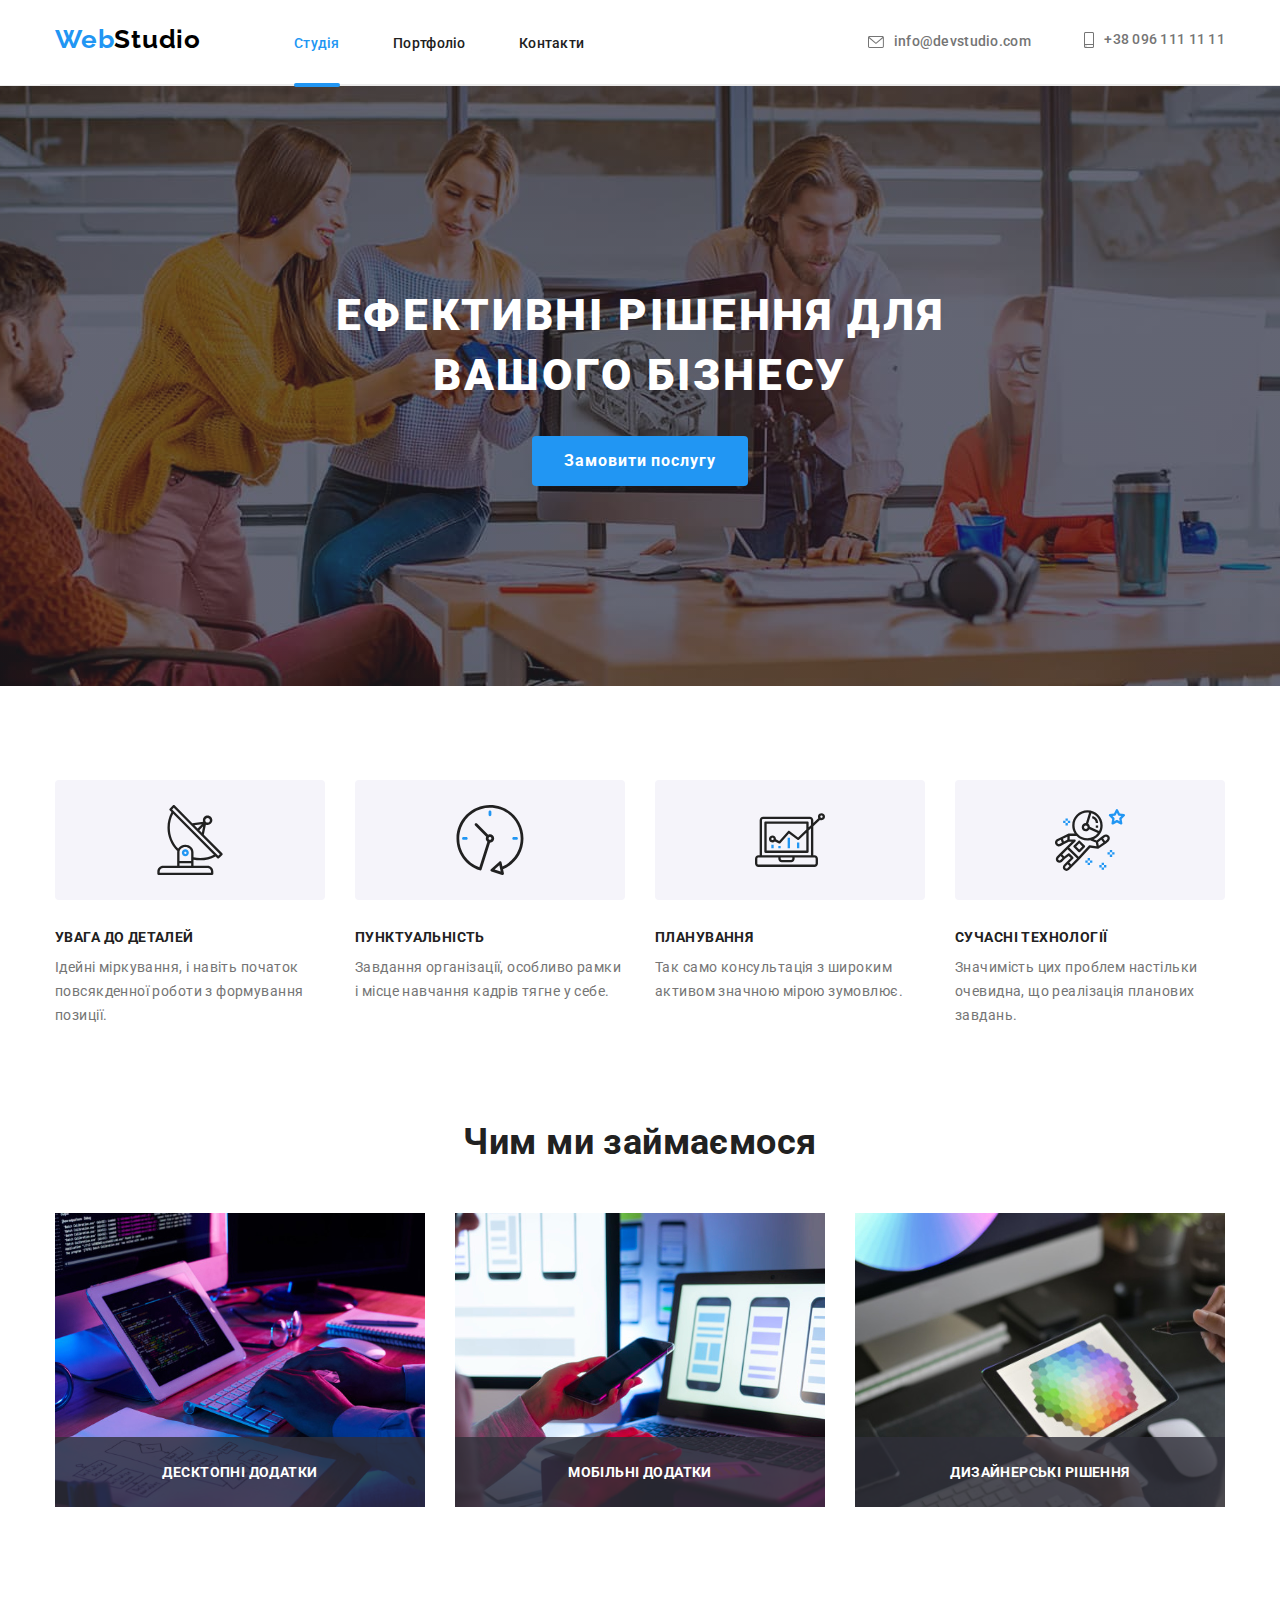
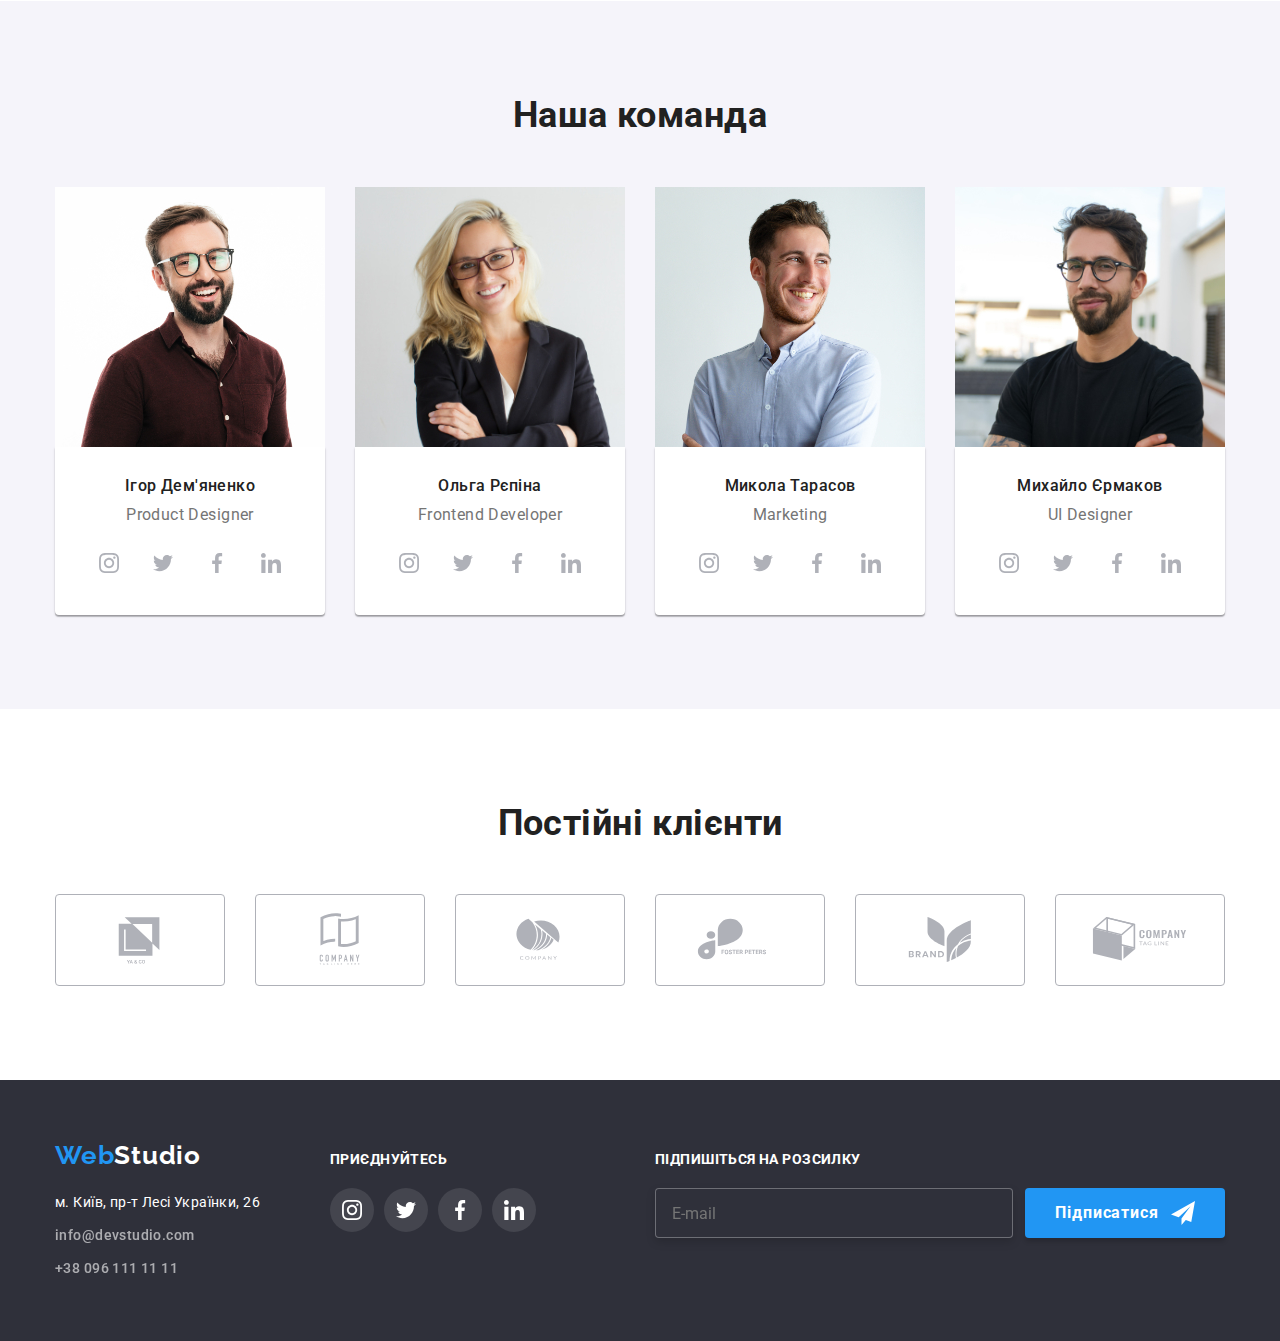
<file: index.html>
<!DOCTYPE html>
<html lang="uk">
  <head>
    <meta charset="UTF-8" />
    <meta http-equiv="X-UA-Compatible" content="IE=edge" />
    <meta name="viewport" content="width=device-width, initial-scale=1.0" />
    <link rel="preconnect" href="https://fonts.googleapis.com" />
    <link rel="preconnect" href="https://fonts.gstatic.com" crossorigin />
    <link
      href="https://fonts.googleapis.com/css2?family=Raleway:wght@700&family=Roboto:wght@400;500;700;900&display=swap"
      rel="stylesheet"
    />
    <link
      rel="stylesheet"
      href="https://cdnjs.cloudflare.com/ajax/libs/modern-normalize/1.1.0/modern-normalize.min.css"
    />
    <link rel="stylesheet" href="css/main.min.css" />
    <!-- <link rel="stylesheet" href="css/styles.css" /> -->
    <title>Document</title>
  </head>
  <body>
    <!--Шапка сайта-->

    <header class="header">
      <div class="container header">
        <a class="logo logo--right" href="./index.html"
          >Web<span class="logo--black">Studio</span></a
        >
        <nav class="nav">
          <ul class="nav-list">
            <li class="nav-item">
              <a href="./index.html" class="nav-list__link--current">Студія</a>
            </li>
            <li class="nav-item">
              <a href="./portfolio.html" class="nav-list__link">Портфоліо</a>
            </li>
            <li class="nav-item">
              <a href="" class="nav-list__link">Контакти</a>
            </li>
          </ul>
        </nav>
        <ul class="nav-list">
          <li class="nav-item">
            <a class="nav-list__contact" href="mailto:info@devstudio.com">
              <svg class="icon envelope">
                <use href="./images/symbol-defs.svg#envelope"></use>
              </svg>
              info@devstudio.com</a
            >
          </li>
          <li class="nav-item">
            <a class="nav-list__contact" href="tel:+380961111111">
              <svg class="icon smartphone">
                <use href="./images/symbol-defs.svg#smartphone"></use>
              </svg>
              +38 096 111 11 11</a
            >
          </li>
        </ul>
      </div>
    </header>

    <!--Герой-->
    <main>
      <section class="hero">
        <div class="container">
          <h1 class="hero-title">
            Ефективні рішення для<br />
            вашого бізнесу
          </h1>
          <button data-modal-open class="btn" type="button">
            Замовити послугу
          </button>
        </div>
      </section>
      <!--Особливості-->
      <section class="section special">
        <div class="container">
          <h2 hidden>Особливості</h2>
          <ul class="wwd">
            <li class="list">
              <div class="features-icon">
                <svg class="icon">
                  <use href="./images/symbol-defs.svg#antenna"></use>
                </svg>
              </div>
              <h3 class="specialities">УВАГА ДО ДЕТАЛЕЙ</h3>
              <p class="paragraph-title">
                Ідейні міркування, і навіть початок повсякденної роботи з
                формування позиції.
              </p>
            </li>
            <li class="list">
              <div class="features-icon">
                <svg class="icon">
                  <use href="./images/symbol-defs.svg#clock"></use>
                </svg>
              </div>
              <h3 class="specialities">ПУНКТУАЛЬНІСТЬ</h3>
              <p class="paragraph-title">
                Завдання організації, особливо рамки і місце навчання кадрів
                тягне у себе.
              </p>
            </li>
            <li class="list">
              <div class="features-icon">
                <svg class="icon">
                  <use href="./images/symbol-defs.svg#diagram"></use>
                </svg>
              </div>
              <h3 class="specialities">ПЛАНУВАННЯ</h3>
              <p class="paragraph-title">
                Так само консультація з широким активом значною мірою зумовлює.
              </p>
            </li>
            <li class="list">
              <div class="features-icon">
                <svg class="icon">
                  <use href="./images/symbol-defs.svg#astronaut"></use>
                </svg>
              </div>
              <h3 class="specialities">СУЧАСНІ ТЕХНОЛОГІЇ</h3>
              <p class="paragraph-title">
                Значимість цих проблем настільки очевидна, що реалізація
                планових завдань.
              </p>
            </li>
          </ul>
        </div>
      </section>
      <!--Чим ми займаємося-->
      <section class="section-work">
        <div class="container">
          <h2 class="our-work">Чим ми займаємося</h2>
          <ul class="wwd">
            <li class="list">
              <img
                src="./images/tablet.jpg"
                alt="tablet apple with text typing "
                width="370"
              />
              <p class="description-text">Десктопні додатки</p>
            </li>
            <li class="list">
              <img src="./images/laptop.jpg" alt="laptop apple" width="370" />
              <p class="description-text">Мобільні додатки</p>
            </li>
            <li class="list">
              <img
                src="./images/tablet2.jpg"
                alt="tablet apple with colour picture "
                width="370"
              />
              <p class="description-text">Дизайнерські рішення</p>
            </li>
          </ul>
        </div>
      </section>

      <!--Наша команда-->
      <section class="section-team">
        <div class="container">
          <h2 class="section-team__title">Наша команда</h2>
          <ul class="wwd">
            <li class="list">
              <img src="./images/ihor.jpg" alt="Ігор Дем'яненко" width="270" />
              <div class="prof-name">
                <h3 class="team-name">Ігор Дем'яненко</h3>
                <p class="team-name__position">Product Designer</p>
                <ul class="list icon-social">
                  <li>
                    <a href="https://www.instagram.com/" class="link-team">
                      <svg class="icon">
                        <use href="./images/symbol-defs.svg#instagram"></use>
                      </svg>
                    </a>
                  </li>
                  <li class="item">
                    <a href="https://twitter.com/" class="link-team">
                      <svg class="icon">
                        <use href="./images/symbol-defs.svg#twitter"></use>
                      </svg>
                    </a>
                  </li>
                  <li class="item">
                    <a href="https://www.facebook.com/" class="link-team">
                      <svg class="icon">
                        <use href="./images/symbol-defs.svg#facebook"></use>
                      </svg>
                    </a>
                  </li>
                  <li class="item">
                    <a href="https://www.linkedin.com/" class="link-team">
                      <svg class="icon">
                        <use href="./images/symbol-defs.svg#linkedin"></use>
                      </svg>
                    </a>
                  </li>
                </ul>
              </div>
            </li>
            <li class="list">
              <img src="./images/olha.jpg" alt="Ольга Рєпіна" width="270" />
              <div class="prof-name">
                <h3 class="team-name">Ольга Рєпіна</h3>
                <p class="team-name__position">Frontend Developer</p>
                <ul class="list icon-social">
                  <li>
                    <a href="https://www.instagram.com/" class="link-team">
                      <svg class="icon">
                        <use href="./images/symbol-defs.svg#instagram"></use>
                      </svg>
                    </a>
                  </li>
                  <li class="item">
                    <a href="https://twitter.com/" class="link-team">
                      <svg class="icon">
                        <use href="./images/symbol-defs.svg#twitter"></use>
                      </svg>
                    </a>
                  </li>
                  <li class="item">
                    <a href="https://www.facebook.com/" class="link-team">
                      <svg class="icon">
                        <use href="./images/symbol-defs.svg#facebook"></use>
                      </svg>
                    </a>
                  </li>
                  <li class="item">
                    <a href="https://www.linkedin.com/" class="link-team">
                      <svg class="icon">
                        <use href="./images/symbol-defs.svg#linkedin"></use>
                      </svg>
                    </a>
                  </li>
                </ul>
              </div>
            </li>
            <li class="list">
              <img src="./images/mykola.jpg" alt="Микола Тарасов" width="270" />
              <div class="prof-name">
                <h3 class="team-name">Микола Тарасов</h3>
                <p class="team-name__position">Marketing</p>
                <ul class="list icon-social">
                  <li>
                    <a href="https://www.instagram.com/" class="link-team">
                      <svg class="icon">
                        <use href="./images/symbol-defs.svg#instagram"></use>
                      </svg>
                    </a>
                  </li>
                  <li class="item">
                    <a href="https://twitter.com/" class="link-team">
                      <svg class="icon">
                        <use href="./images/symbol-defs.svg#twitter"></use>
                      </svg>
                    </a>
                  </li>
                  <li class="item">
                    <a href="https://www.facebook.com/" class="link-team">
                      <svg class="icon">
                        <use href="./images/symbol-defs.svg#facebook"></use>
                      </svg>
                    </a>
                  </li>
                  <li class="item">
                    <a href="https://www.linkedin.com/" class="link-team">
                      <svg class="icon">
                        <use href="./images/symbol-defs.svg#linkedin"></use>
                      </svg>
                    </a>
                  </li>
                </ul>
              </div>
            </li>
            <li class="list">
              <img
                src="./images/mykhailo.jpg"
                alt="Михайло Єрмаков"
                width="270"
              />
              <div class="prof-name">
                <h3 class="team-name">Михайло Єрмаков</h3>
                <p class="team-name__position">UI Designer</p>
                <ul class="list icon-social">
                  <li>
                    <a href="https://www.instagram.com/" class="link-team">
                      <svg class="icon">
                        <use href="./images/symbol-defs.svg#instagram"></use>
                      </svg>
                    </a>
                  </li>
                  <li class="item">
                    <a href="https://twitter.com/" class="link-team">
                      <svg class="icon">
                        <use href="./images/symbol-defs.svg#twitter"></use>
                      </svg>
                    </a>
                  </li>
                  <li class="item">
                    <a href="https://www.facebook.com/" class="link-team">
                      <svg class="icon">
                        <use href="./images/symbol-defs.svg#facebook"></use>
                      </svg>
                    </a>
                  </li>
                  <li class="item">
                    <a href="https://www.linkedin.com/" class="link-team">
                      <svg class="icon">
                        <use href="./images/symbol-defs.svg#linkedin"></use>
                      </svg>
                    </a>
                  </li>
                </ul>
              </div>
            </li>
          </ul>
        </div>
      </section>
      <!--Постійні клієнти-->
      <section class="section-clients">
        <div class="container">
          <h2 class="section-clients__title">Постійні клієнти</h2>
          <ul class="section-clients__list">
            <li>
              <a href="https://www.google.com/" class="section-clients__link">
                <svg class="section-clients__icon">
                  <use href="./images/symbol-defs.svg#Logo1"></use>
                </svg>
              </a>
            </li>
            <li>
              <a href="https://www.google.com/" class="section-clients__link">
                <svg class="section-clients__icon">
                  <use href="./images/symbol-defs.svg#Logo2"></use>
                </svg>
              </a>
            </li>
            <li>
              <a href="https://www.google.com/" class="section-clients__link">
                <svg class="section-clients__icon">
                  <use href="./images/symbol-defs.svg#Logo3"></use>
                </svg>
              </a>
            </li>
            <li>
              <a href="https://www.google.com/" class="section-clients__link">
                <svg class="section-clients__icon">
                  <use href="./images/symbol-defs.svg#Logo4"></use>
                </svg>
              </a>
            </li>
            <li>
              <a href="https://www.google.com/" class="section-clients__link">
                <svg class="section-clients__icon">
                  <use href="./images/symbol-defs.svg#Logo5"></use>
                </svg>
              </a>
            </li>
            <li>
              <a href="https://www.google.com/" class="section-clients__link">
                <svg class="section-clients__icon">
                  <use href="./images/symbol-defs.svg#Logo6"></use>
                </svg>
              </a>
            </li>
          </ul>
        </div>
      </section>
    </main>
    <footer class="footer">
      <div class="container">
        <div>
          <a class="logo" href="./index.html"
            >Web<span class="logo--white">Studio</span></a
          >
          <address>
            <ul class="footer-address">
              <li class="footer-address__list">
                <a
                  class="footer-address__link"
                  href="https://goo.gl/maps/nPAizEGp3tmb85P76"
                  target="_blank"
                  rel="noopener noreferrer"
                  >м. Київ, пр-т Лесі Українки, 26
                </a>
              </li>
              <li class="footer-address__list">
                <a
                  class="footer-address__contact"
                  href="mailto:info@devstudio.com"
                  >info@devstudio.com</a
                >
              </li>
              <li class="footer-address__list">
                <a class="footer-address__contact" href="tel:+380961111111"
                  >+38 096 111 11 11</a
                >
              </li>
            </ul>
          </address>
        </div>
        <div class="footer-socials">
          <p class="footer-socials__title">Приєднуйтесь</p>
          <ul class="footer-socials__list">
            <li>
              <a href="https://www.instagram.com/" class="footer-socials__link">
                <svg class="footer-icon">
                  <use href="./images/symbol-defs.svg#instagram"></use>
                </svg>
              </a>
            </li>
            <li>
              <a href="https://twitter.com/" class="footer-socials__link">
                <svg class="footer-icon">
                  <use href="./images/symbol-defs.svg#twitter"></use>
                </svg>
              </a>
            </li>
            <li>
              <a href="https://www.facebook.com/" class="footer-socials__link">
                <svg class="footer-icon">
                  <use href="./images/symbol-defs.svg#facebook"></use>
                </svg>
              </a>
            </li>
            <li>
              <a href="https://www.linkedin.com/" class="footer-socials__link">
                <svg class="footer-icon">
                  <use href="./images/symbol-defs.svg#linkedin"></use>
                </svg>
              </a>
            </li>
          </ul>
        </div>
        <form name="email" class="footer-form">
          <p class="footer-socials__title">Підпишіться на розсилку</p>
          <div class="footer-input">
            <label>
              <input
                class="input-type"
                type="email"
                placeholder="E-mail"
                required
            /></label>
            <button type="submit" class="footer-form__button">
              Підписатися
            </button>
          </div>
        </form>
      </div>
    </footer>
    <div class="backdrop is-hidden" data-modal>
      <div class="modal">
        <button type="button" class="close" data-modal-close>
          <svg class="icon-modal">
            <use href="./images/symbol-defs.svg#close"></use>
          </svg>
        </button>
        <form action="registration" class="modal-form">
          <p class="text">Залиште свої дані, ми вам передзвонимо</p>
          <div class="form-field form-field-name">
            <label for="name" class="form-field-name">Ім'я</label>
            <div class="icon-container">
              <input
                type="text"
                name="name"
                id="name"
                autofocus
                class="input"
              />
              <svg class="modal-black-icon">
                <use href="./images/symbol-defs.svg#person-black"></use>
              </svg>
            </div>
          </div>
          <div class="form-field">
            <label for="tel" class="form-field-name">Телефон</label>
            <div class="icon-container">
              <input type="tel" name="tel" id="tel" class="input" />
              <svg class="modal-black-icon">
                <use href="./images/symbol-defs.svg#phone-black"></use>
              </svg>
            </div>
          </div>
          <div class="form-field">
            <label for="mail" class="form-field-name">Пошта</label>
            <div class="icon-container">
              <input type="email" name="mail" id="mail" class="input" />
              <svg class="modal-black-icon">
                <use href="./images/symbol-defs.svg#email-black"></use>
              </svg>
            </div>
          </div>
          <div class="form-field">
            <label for="comment" class="form-field-name">Коментар</label>
            <textarea
              name="comment"
              id="comment"
              rows="8"
              class="comment"
              placeholder="Введіть текст"
            ></textarea>
          </div>
          <div class="form-field checkbox">
            <label class="policy-label">
              <input
                type="checkbox"
                name="checkbox"
                class="checkbox-input"
              /><span class="checkbox-icon"></span>
              <span class="policy">Погоджуюся з розсилкою та приймаю</span
              ><a href="" class="policy-link">Умови договору</a></label
            >
          </div>
          <button type="submit" class="modal-form-button">Відправити</button>
        </form>
      </div>
    </div>
    <script src="./js/modal.js"></script>
  </body>
</html>
</file>
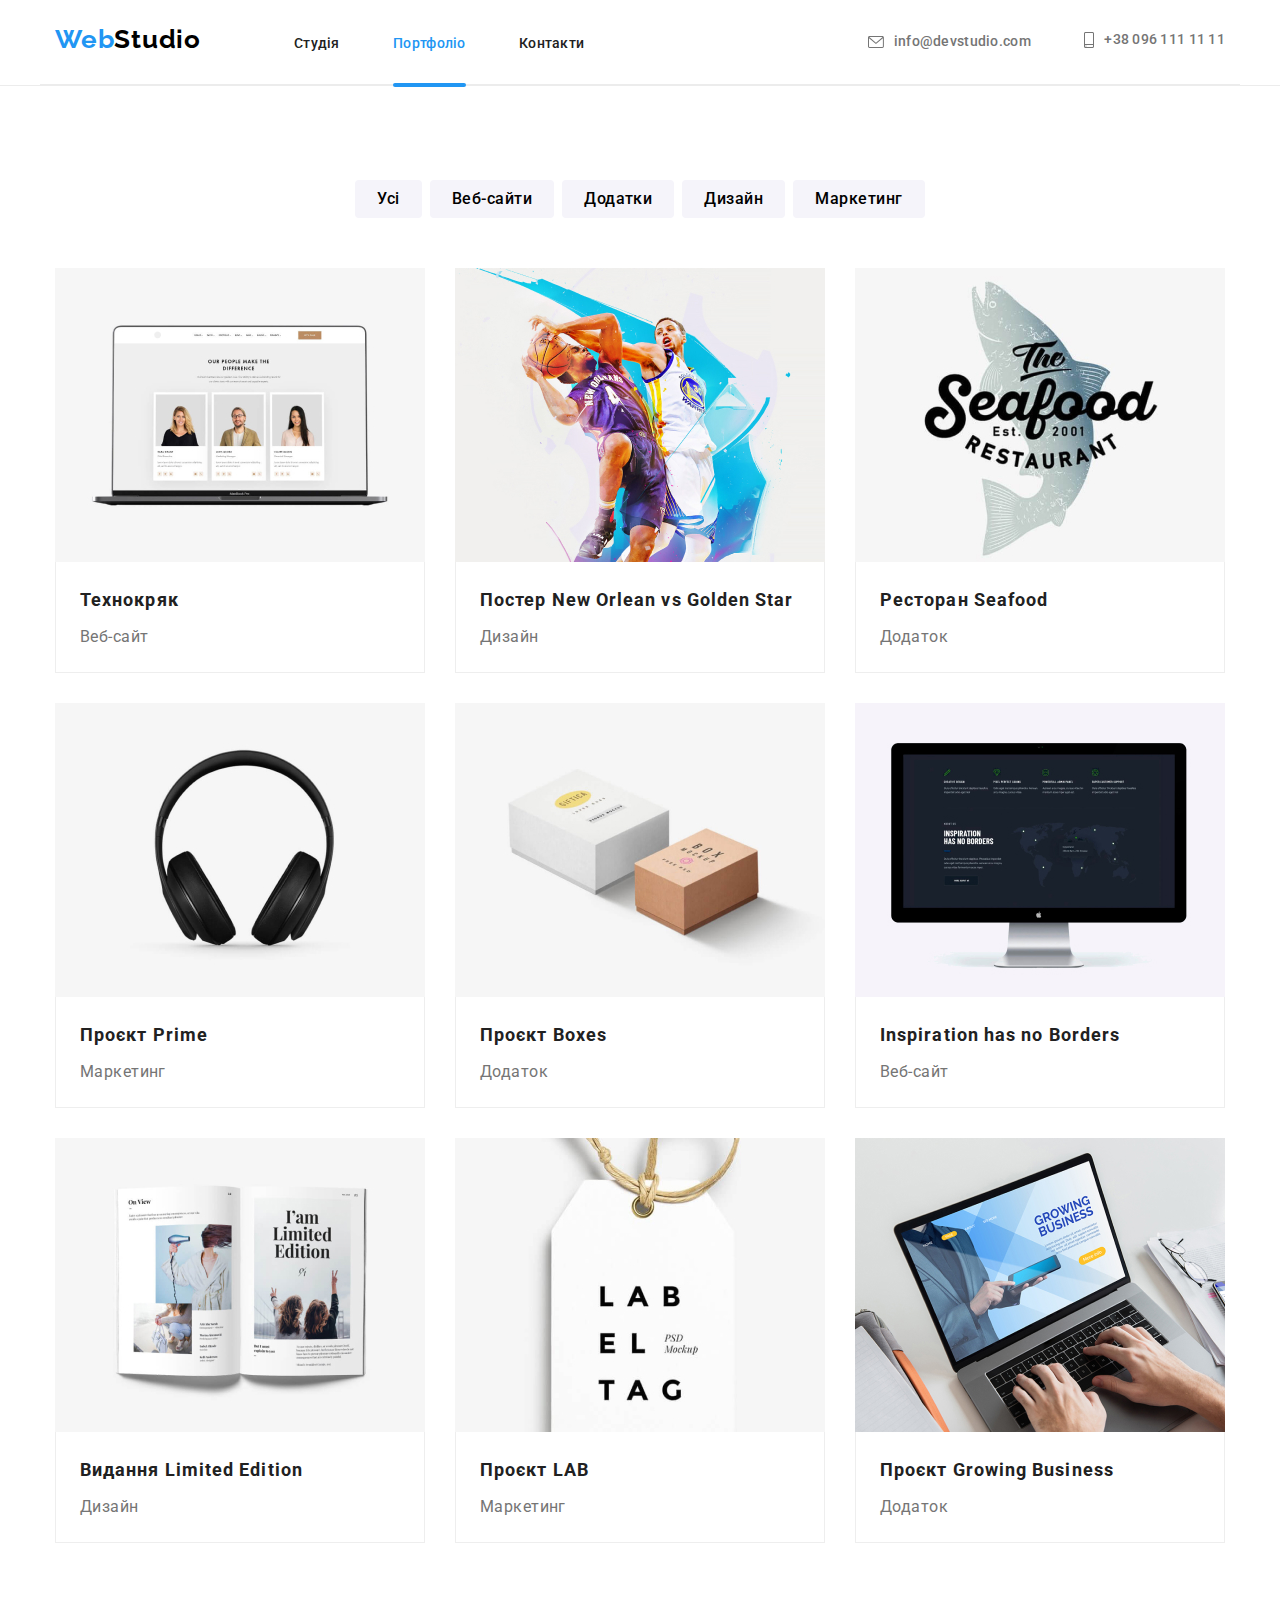
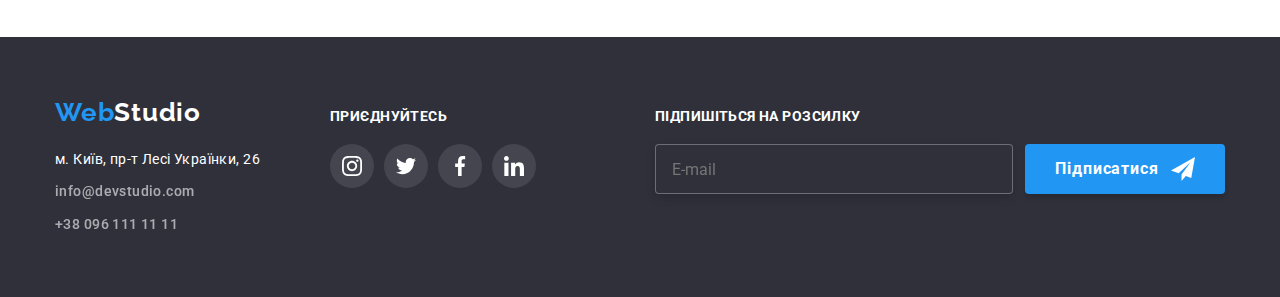
<file: portfolio.html>
<!DOCTYPE html>
<html lang="uk">
  <head>
    <meta charset="UTF-8" />
    <meta http-equiv="X-UA-Compatible" content="IE=edge" />
    <meta name="viewport" content="width=device-width, initial-scale=1.0" />
    <link rel="preconnect" href="https://fonts.googleapis.com" />
    <link rel="preconnect" href="https://fonts.gstatic.com" crossorigin />
    <link
      href="https://fonts.googleapis.com/css2?family=Raleway:wght@700&family=Roboto:wght@400;500;700;900&display=swap"
      rel="stylesheet"
    />
    <link
      rel="stylesheet"
      href="https://cdnjs.cloudflare.com/ajax/libs/modern-normalize/1.1.0/modern-normalize.min.css"
    />
    <link rel="stylesheet" href="css/main.min.css" />
    <!-- <link rel="stylesheet" href="css/styles.css" /> -->
    <title>Document</title>
  </head>
  <body>
    <!--Шапка сайта-->
    <header class="header">
      <div class="container header">
        <a class="logo logo--right" href="./index.html"
          >Web<span class="logo--black">Studio</span></a
        >
        <nav class="nav">
          <ul class="nav-list">
            <li class="nav-item">
              <a href="./index.html" class="nav-list__link">Студія</a>
            </li>
            <li class="nav-item">
              <a href="./portfolio.html" class="nav-list__link--current"
                >Портфоліо</a
              >
            </li>
            <li class="nav-item">
              <a href="" class="nav-list__link">Контакти</a>
            </li>
          </ul>
        </nav>
        <ul class="nav-list">
          <li class="nav-item">
            <a class="nav-list__contact" href="mailto:info@devstudio.com">
              <svg class="icon envelope">
                <use href="./images/symbol-defs.svg#envelope"></use>
              </svg>
              info@devstudio.com</a
            >
          </li>
          <li class="nav-item">
            <a class="nav-list__contact" href="tel:+380961111111">
              <svg class="icon smartphone">
                <use href="./images/symbol-defs.svg#smartphone"></use>
              </svg>
              +38 096 111 11 11</a
            >
          </li>
        </ul>
      </div>
    </header>
    <!--Герой-->
    <main>
      <section class="section-projects">
        <div class="container">
          <h1 hidden>Проєкти</h1>

          <ul class="buttons-set">
            <li class="buttons-set__list">
              <button class="buttons-set__button" type="button">Усі</button>
            </li>
            <li class="buttons-set__list">
              <button class="buttons-set__button" type="button">
                Веб-сайти
              </button>
            </li>
            <li class="buttons-set__list">
              <button class="buttons-set__button" type="button">Додатки</button>
            </li>
            <li class="buttons-set__list">
              <button class="buttons-set__button" type="button">Дизайн</button>
            </li>
            <li class="buttons-set__list">
              <button class="buttons-set__button" type="button">
                Маркетинг
              </button>
            </li>
          </ul>
          <ul class="card-set">
            <li class="card-set__gallery">
              <a class="card-set__list" href="https://www.google.com.ua">
                <div class="hidden-card">
                  <img
                    src="./portfolio-images/web-site-logo.jpg"
                    alt="web-site-logo"
                    width="370"
                  />
                  <p class="hidden-card__text">
                    Ресурс пропонує комплексні пропозиції з різним рівнем
                    функціоналу та сервісів. Все це дозволить відвідувачу
                    отримати вичерпні відомості про компанію чи приватну особу.
                  </p>
                </div>
                <div class="project-description">
                  <h2 class="project-description__name">Технокряк</h2>
                  <p class="project-description__list">Веб-сайт</p>
                </div></a
              >
            </li>
            <li class="card-set__gallery">
              <a class="card-set__list" href="https://www.google.com.ua">
                <div class="hidden-card">
                  <img
                    src="./portfolio-images/poster.jpg"
                    alt="poster"
                    width="370"
                  />
                  <p class="hidden-card__text">
                    Ресурс пропонує комплексні пропозиції з різним рівнем
                    функціоналу та сервісів. Все це дозволить відвідувачу
                    отримати вичерпні відомості про компанію чи приватну особу.
                  </p>
                </div>
                <div class="project-description">
                  <h2 class="project-description__name">
                    Постер <span lang="en"> New Orlean vs Golden Star</span>
                  </h2>
                  <p class="project-description__list">Дизайн</p>
                </div></a
              >
            </li>
            <li class="card-set__gallery">
              <a class="card-set__list" href="https://www.google.com.ua"
                ><div class="hidden-card">
                  <img
                    src="./portfolio-images/seafood.jpg"
                    alt="seafood"
                    width="370"
                  />
                  <p class="hidden-card__text">
                    The best seafood in Zhmerynka.
                  </p>
                </div>
                <div class="project-description">
                  <h2 class="project-description__name">
                    Ресторан <span lang="en">Seafood</span>
                  </h2>
                  <p class="project-description__list">Додаток</p>
                </div></a
              >
            </li>
            <li class="card-set__gallery">
              <a class="card-set__list" href="https://www.google.com.ua"
                ><div class="hidden-card">
                  <img
                    src="./portfolio-images/headset.jpg"
                    alt="headset"
                    width="370"
                  />
                  <p class="hidden-card__text">
                    Ресурс пропонує комплексні пропозиції з різним рівнем
                    функціоналу та сервісів. Все це дозволить відвідувачу
                    отримати вичерпні відомості про компанію чи приватну особу.
                  </p>
                </div>
                <div class="project-description">
                  <h2 class="project-description__name">
                    Проєкт <span lang="en">Prime</span>
                  </h2>
                  <p class="project-description__list">Маркетинг</p>
                </div></a
              >
            </li>
            <li class="card-set__gallery">
              <a class="card-set__list" href="https://www.google.com.ua"
                ><div class="hidden-card">
                  <img
                    src="./portfolio-images/boxes.jpg"
                    alt="boxes"
                    width="370"
                  />
                  <p class="hidden-card__text">
                    Ресурс пропонує комплексні пропозиції з різним рівнем
                    функціоналу та сервісів. Все це дозволить відвідувачу
                    отримати вичерпні відомості про компанію чи приватну особу.
                  </p>
                </div>
                <div class="project-description">
                  <h2 class="project-description__name">
                    Проєкт <span lang="en">Boxes</span>
                  </h2>
                  <p class="project-description__list">Додаток</p>
                </div></a
              >
            </li>
            <li class="card-set__gallery">
              <a class="card-set__list" href="https://www.google.com.ua"
                ><div class="hidden-card">
                  <img
                    src="./portfolio-images/website-inspiration.jpg"
                    alt="website-inspiration"
                    width="370"
                  />
                  <p class="hidden-card__text">
                    Ресурс пропонує комплексні пропозиції з різним рівнем
                    функціоналу та сервісів. Все це дозволить відвідувачу
                    отримати вичерпні відомості про компанію чи приватну особу.
                  </p>
                </div>
                <div class="project-description">
                  <h2 lang="en" class="project-description__name">
                    Inspiration has no Borders
                  </h2>
                  <p class="project-description__list">Веб-сайт</p>
                </div></a
              >
            </li>
            <li class="card-set__gallery">
              <a class="card-set__list" href="https://www.google.com.ua"
                ><div class="hidden-card">
                  <img
                    src="./portfolio-images/le-magazine.jpg"
                    alt="le-magazine"
                    width="370"
                  />
                  <p class="hidden-card__text">
                    Ресурс пропонує комплексні пропозиції з різним рівнем
                    функціоналу та сервісів. Все це дозволить відвідувачу
                    отримати вичерпні відомості про компанію чи приватну особу.
                  </p>
                </div>
                <div class="project-description">
                  <h2 class="project-description__name">
                    Видання <span lang="en">Limited Edition</span>
                  </h2>
                  <p class="project-description__list">Дизайн</p>
                </div></a
              >
            </li>
            <li class="card-set__gallery">
              <a class="card-set__list" href="https://www.google.com.ua"
                ><div class="hidden-card">
                  <img
                    src="./portfolio-images/project-lab.jpg"
                    alt="project-lab"
                    width="370"
                  />
                  <p class="hidden-card__text">
                    Ресурс пропонує комплексні пропозиції з різним рівнем
                    функціоналу та сервісів. Все це дозволить відвідувачу
                    отримати вичерпні відомості про компанію чи приватну особу.
                  </p>
                </div>
                <div class="project-description">
                  <h2 class="project-description__name">
                    Проєкт <span lang="en">LAB</span>
                  </h2>
                  <p class="project-description__list">Маркетинг</p>
                </div></a
              >
            </li>
            <li class="card-set__gallery">
              <a class="card-set__list" href="https://www.google.com.ua"
                ><div class="hidden-card">
                  <img
                    src="./portfolio-images/growing-business-logo.jpg"
                    alt="growing-business-logo"
                    width="370"
                  />
                  <p class="hidden-card__text">
                    Ресурс пропонує комплексні пропозиції з різним рівнем
                    функціоналу та сервісів. Все це дозволить відвідувачу
                    отримати вичерпні відомості про компанію чи приватну особу.
                  </p>
                </div>
                <div class="project-description">
                  <h2 class="project-description__name">
                    Проєкт <span lang="en">Growing Business</span>
                  </h2>
                  <p class="project-description__list">Додаток</p>
                </div>
              </a>
            </li>
          </ul>
        </div>
      </section>
    </main>
    <footer class="footer">
      <div class="container">
        <div>
          <a class="logo" href="./index.html"
            >Web<span class="logo--white">Studio</span></a
          >
          <address>
            <ul class="footer-address">
              <li class="footer-address__list">
                <a
                  class="footer-address__link"
                  href="https://goo.gl/maps/nPAizEGp3tmb85P76"
                  target="_blank"
                  rel="noopener noreferrer"
                  >м. Київ, пр-т Лесі Українки, 26
                </a>
              </li>
              <li class="footer-address__list">
                <a
                  class="footer-address__contact"
                  href="mailto:info@devstudio.com"
                  >info@devstudio.com</a
                >
              </li>
              <li class="footer-address__list">
                <a class="footer-address__contact" href="tel:+380961111111"
                  >+38 096 111 11 11</a
                >
              </li>
            </ul>
          </address>
        </div>
        <div class="footer-socials">
          <p class="footer-socials__title">Приєднуйтесь</p>
          <ul class="list icon-social">
            <li>
              <a href="https://www.instagram.com/" class="footer-socials__link">
                <svg class="icon">
                  <use href="./images/symbol-defs.svg#instagram"></use>
                </svg>
              </a>
            </li>
            <li>
              <a href="https://twitter.com/" class="footer-socials__link">
                <svg class="icon">
                  <use href="./images/symbol-defs.svg#twitter"></use>
                </svg>
              </a>
            </li>
            <li>
              <a href="https://www.facebook.com/" class="footer-socials__link">
                <svg class="icon">
                  <use href="./images/symbol-defs.svg#facebook"></use>
                </svg>
              </a>
            </li>
            <li>
              <a href="https://www.linkedin.com/" class="footer-socials__link">
                <svg class="icon">
                  <use href="./images/symbol-defs.svg#linkedin"></use>
                </svg>
              </a>
            </li>
          </ul>
        </div>
        <form name="email" class="footer-form">
          <p class="footer-socials__title">Підпишіться на розсилку</p>
          <div class="footer-input">
            <label>
              <input
                class="input-type"
                type="email"
                placeholder="E-mail"
                required
            /></label>
            <button type="submit" class="footer-form__button">
              Підписатися
            </button>
          </div>
        </form>
      </div>
    </footer>
    <script src="./js/modal.js"></script>
  </body>
</html>
</file>
<file: css/styles.css>
:root {
  --main-title-color: #ffffff;
  --secondary-title-color: #757575;
  --main-text-color: #212121;
  --logo-text-color: #000000;
  --button-primary-color: #ffffff;
  --third-title-color: #2196f3;
  --footer-title-color: #2f303a;
  --hero-title-color: #2f303a;
  --section-team-color: #f5f4fa;
  --header-border-color: #ececec;
  --social-media: #afb1b8;
  --clients-link: #f5f5f5;
  --modal-window-color: #ffffff;
}

body {
  background-color: #ffffff;
  font-family: "Roboto", sans-serif;
  font-size: 14px;
  letter-spacing: 0.03em;
  margin: 0 auto;
}

h1,
h2,
h3,
h4,
h5,
h6,
p {
  margin: 0;
}

img {
  display: block;
  max-width: 100%;
  height: auto;
}

.container {
  width: 1200px;
  padding: 0 15px;
  margin: 0 auto;
}

.header {
  display: flex;
  justify-content: center;
  align-items: baseline;
  border-bottom: 1px solid var(--header-border-color);
  background-color: var(--main-title-color);
}

.list {
  list-style: none;
  margin: 0;
  padding: 0;
}

/*Header*/
/*Logo*/

.logo {
  font-family: "Raleway", sans-serif;
  color: var(--third-title-color);
  font-size: 26px;
  font-weight: 700;
  line-height: 1.19;
  letter-spacing: 0.03em;
  text-decoration: none;
  display: block;
}

.logo--right {
  margin-right: 93px;
}

.logo--white {
  color: var(--main-title-color);
}

.logo--black {
  color: var(--logo-text-color);
}

.logo:focus,
.logo:active {
  font-size: 26px;
  font-weight: 700;
}

/*End of Logo*/

.nav {
  display: flex;
  align-items: center;
}

.nav-item {
  list-style: none;
  margin: 0;
  padding: 0;
}

.nav-list {
  margin-left: auto;
  align-items: center;
  padding: 0;
  margin-top: 0;
  margin-bottom: 0;
}

.nav-item {
  display: inline-block;
  justify-content: center;
  padding-top: 32px;
  padding-bottom: 32px;
}

.nav-item:not(:last-child) {
  margin-right: 50px;
}

.nav-list__link {
  position: relative;
  text-decoration: none;
  font-weight: 500;
  font-size: 14px;
  line-height: 16px;
  letter-spacing: 0.02em;
  color: var(--main-text-color);
  padding-top: 32px;
  padding-bottom: 32px;
  transition: color 250ms cubic-bezier(0.4, 0, 0.2, 1);
}

.nav-list__link::after {
  content: "";
  position: absolute;
  bottom: 0;
  left: 0;
  display: block;
  width: 100%;
  height: 4px;
  border-radius: 2px;
  opacity: 0;
  transition: opacity 250ms cubic-bezier(0.4, 0, 0.2, 1);
  background-color: var(--third-title-color);
}

.nav-list__link:hover,
.nav-list__link:focus {
  color: var(--third-title-color);
}

.nav-list__link--current {
  position: relative;
  color: var(--third-title-color);
  font-weight: 500;
  line-height: 1.14;
  letter-spacing: 0.02em;
  text-decoration: none;
  padding-top: 32px;
  padding-bottom: 32px;
  transition: color 250ms cubic-bezier(0.4, 0, 0.2, 1);
}

.nav-list__link--current::after {
  content: "";
  position: absolute;
  bottom: -4px;
  left: 0;
  display: block;
  width: 100%;
  height: 4px;
  border-radius: 2px;
  opacity: 1;
  transition: opacity 250ms cubic-bezier(0.4, 0, 0.2, 1);
  background-color: var(--third-title-color);
}

.nav-list__link--current:hover::after,
.nav-list__link--current:focus::after {
  opacity: 1;
}

.nav-list__contact {
  display: flex;
  text-align: center;
  gap: 10px;
  font-weight: 500;
  line-height: 1.14;
  color: var(--secondary-title-color);
  letter-spacing: 0.02em;
  text-decoration: none;
}

.nav-list__contact:hover,
.nav-list__contact:focus {
  color: var(--third-title-color);
  transition: color 250ms cubic-bezier(0.4, 0, 0.2, 1);
}

.icon.envelope {
  width: 16px;
  height: 12px;
  margin: auto;
  fill: currentColor;
}

.icon.smartphone {
  width: 10px;
  height: 16px;
  margin: auto;
  fill: currentColor;
}

/*End of Header*/

/*Main*/
/*Hero*/

/* .section {
  padding-top: 200px;
  padding-bottom: 200px;
  margin-left: auto;
  margin-right: auto;
} */

.section.special {
  padding-top: 94px;
  padding-bottom: 0;
}

.hero {
  background-color: var(--hero-title-color);
  text-align: center;
  padding: 200px 0;
  max-width: 1600px;
  height: 600px;
  margin: 0 auto;
  background-image: linear-gradient(
      to right,
      rgba(47, 48, 58, 0.4),
      rgba(47, 48, 58, 0.4)
    ),
    url(../images/hero-bg.jpg);
  background-repeat: no-repeat;
  background-position: center;
  background-size: cover;
}

.hero-title {
  margin-top: 0px;
  margin-bottom: 30px;
  font-weight: 900;
  font-size: 44px;
  line-height: 1.36;
  color: var(--main-title-color);
  background-color: var(--hero-title-color) a;
  text-align: center;
  letter-spacing: 0.06em;
  text-transform: uppercase;
}

/*End of Hero*/

/*Specialities*/

.specialities {
  font-weight: 700;
  font-size: 14px;
  line-height: 1.14;
  color: var(--main-text-color);
  margin-bottom: 10px;
}

.features-icon {
  background-color: var(--section-team-color);
  border-radius: 4px;
  display: flex;
  justify-content: center;
  align-items: center;
  margin-bottom: 30px;
  padding: 25px 0;
}

.features.list {
  display: flex;
  flex-direction: row;
  column-gap: 30px;
}

.icon {
  width: 70px;
  height: 70px;
}

.paragraph-title {
  font-weight: 400;
  line-height: 1.71;
  color: var(--secondary-title-color);
  margin-bottom: 0;
}

/*End of Specialities*/

/* <!--Чим ми займаємося--> */

.wwd {
  display: flex;
  padding: 0;
  margin: 0;
}

.wwd .list {
  width: 270px;
}
.wwd .list:not(:last-child) {
  margin-right: 30px;
}

.list {
  position: relative;
}

.list .description-text {
  position: absolute;
  display: flex;
  justify-content: center;
  align-items: center;
  width: 370px;
  height: 70px;

  bottom: 0;
  left: 0;

  font-weight: 700;
  line-height: 1.2;
  color: var(--main-title-color);
  background: rgba(47, 48, 58, 0.8);
  text-transform: uppercase;
}

.wwd-items {
  margin: 15px;
}

.section-work .list {
  width: 370px;
}

.our-work,
.section-team__title,
.section-clients__title {
  font-weight: 700;
  font-size: 36px;
  line-height: 1.16;
  color: var(--main-text-color);
  text-align: center;
  margin-bottom: 50px;
}

.section-work {
  padding-top: 94px;
  padding-bottom: 94px;
}

/*<!--Наша команда-->*/

.section-team {
  background-color: var(--section-team-color);
  padding-top: 94px;
  padding-bottom: 94px;
}

.prof-name {
  background-color: var(--main-title-color);
  padding: 30px 0;
  box-shadow: 0px 1px 3px rgba(0, 0, 0, 0.12), 0px 1px 1px rgba(0, 0, 0, 0.14),
    0px 2px 1px rgba(0, 0, 0, 0.2);
  border-radius: 0px 0px 4px 4px;
}

.team-name {
  font-weight: 500;
  font-size: 16px;
  line-height: 1.16;
  text-align: center;
  color: var(--main-text-color);
  margin-bottom: 10px;
}

.link-team {
  color: var(--main-text-color);
  font-weight: 500;
  line-height: 1.14;
  letter-spacing: 0.02em;
  text-decoration: none;
}

.icon-social .link-team {
  fill: var(--social-media);
  width: 44px;
  height: 44px;
  display: flex;
  justify-content: center;
  align-items: center;
  border-radius: 50%;
  transition: fill 250ms cubic-bezier(0.4, 0, 0.2, 1),
    background-color 250ms cubic-bezier(0.4, 0, 0.2, 1);
}

.icon-social .link-team:hover,
.icon-social .link-team:focus {
  background-color: var(--third-title-color);
  fill: var(--button-primary-color);
}

.team-name__position {
  font-weight: 400;
  font-size: 16px;
  line-height: 1.18;
  color: var(--secondary-title-color);
  text-align: center;
  margin-bottom: 16px;
}

.list.icon-social {
  display: flex;
  flex-direction: row;
  justify-content: center;
  column-gap: 10px;
}

.icon-social .icon {
  width: 20px;
  height: 20px;
}

.icon-social .link {
  fill: var(--social-media);
  width: 44px;
  height: 44px;
  display: flex;
  justify-content: center;
  align-items: center;
  border-radius: 50%;
  transition: fill 250ms cubic-bezier(0.4, 0, 0.2, 1),
    background-color 250ms cubic-bezier(0.4, 0, 0.2, 1);
}

.icon-social .link:hover,
.icon-social .link:focus {
  background-color: var(--third-title-color);
  fill: var(--button-primary-color);
}

/* <!--End of Наша команда--> */

/* <!--Постійні клієнти--> */

.section-clients {
  padding-top: 94px;
  padding-bottom: 94px;
}

.section-clients__list {
  display: flex;
  flex-direction: row;
  gap: 30px;
  margin: 0;
  padding: 0;
  list-style-type: none;
}

.section-clients__icon {
  width: 106px;
  height: 60px;
  fill: currentColor;
}

.section-clients__link {
  border-radius: 4px;
  width: 170px;
  height: 92px;
  display: flex;
  justify-content: center;
  align-items: center;
  border: 1px solid currentColor;
  color: var(--social-media);
  transition: color 250ms cubic-bezier(0.4, 0, 0.2, 1);
}

.section-clients__link:hover,
.section-clients__link:focus {
  color: var(--third-title-color);
}

/* <!--End of Постійні клієнти--> */

/* <!--P O R T F O L I O--> */

.section-projects {
  padding-top: 94px;
  padding-bottom: 94px;
}

.buttons-set {
  display: flex;
  padding-left: 0;
  justify-content: center;
  margin-left: 0;
  margin-top: 0;
  margin-bottom: 50px;
}

.buttons-set :not(:last-child) {
  margin-right: 8px;
}

.buttons-set__button {
  padding: 6px 22px;
  cursor: pointer;
  font-family: inherit;
  color: inherit;
  background-color: var(--section-team-color);
  font-weight: 500;
  font-size: 16px;
  line-height: 1.62;
  border: solid transparent;
  border-radius: 4px;
  text-align: center;
  white-space: nowrap;
  letter-spacing: 0.03em;
  border: 0;
  transition: box-shadow 250ms cubic-bezier(0.4, 0, 0.2, 1),
    color 250ms cubic-bezier(0.4, 0, 0.2, 1),
    background-color 250ms cubic-bezier(0.4, 0, 0.2, 1);
}

.buttons-set__button:hover,
.buttons-set__button:focus {
  box-shadow: 0px 3px 1px rgba(0, 0, 0, 0.1), 0px 1px 2px rgba(0, 0, 0, 0.08),
    0px 2px 2px rgba(0, 0, 0, 0.12);
  color: var(--button-primary-color);
  background-color: var(--third-title-color);
}

.buttons-set__list {
  list-style: none;
  margin: 0;
  padding: 0;
}

.project-description {
  padding: 20px 24px;
  background-color: var(---main-title-color);
  border: 1px solid #eeeeee;
  border-top: 0;
}

.card-set {
  margin: 0;
  padding-left: 0;
  display: flex;
  flex-wrap: wrap;
  gap: 30px;
}

.card-set__list {
  text-decoration: none;
}

.card-set__gallery {
  list-style: none;
  margin: 0;
  padding: 0;
}

.card-set__gallery .card-set__list {
  display: block;
}

.card-set__gallery .card-set__list:hover,
.card-set__gallery .card-set__list:focus {
  box-shadow: 0px 1px 1px rgba(0, 0, 0, 0.12), 0px 4px 4px rgba(0, 0, 0, 0.06),
    1px 4px 6px rgba(0, 0, 0, 0.16);
  transition: color 250ms cubic-bezier(0.4, 0, 0.2, 1);
}

.card-set .card-set__list:hover .hidden-card__text,
.card-set .card-set__list:focus .hidden-card__text {
  transform: translateY(0%);
}

.project-description__name {
  font-weight: 700;
  font-size: 18px;
  line-height: 2;
  letter-spacing: 0.06em;
  color: var(--main-text-color);
  margin-bottom: 4px;
}

.project-description__list {
  font-size: 16px;
  line-height: 1.87;
  color: var(--secondary-title-color);
}

.hidden-card {
  position: relative;
  overflow: hidden;
}

.hidden-card__text {
  position: absolute;
  bottom: 0;
  left: 0;
  width: 100%;
  height: 100%;
  padding: 63px 24px;
  transform: translateY(100%);
  transition: transform 250ms cubic-bezier(0.4, 0, 0.2, 1);
  font-weight: 400;
  font-size: 18px;
  line-height: 1.56;
  color: var(--main-title-color);
  background: rgba(33, 150, 243, 0.9);
}

/*Modal*/

.btn {
  border-radius: 4px;
  padding: 10px 32px;
  color: var(--button-primary-color);
  background-color: var(--third-title-color);
  border: var(--third-title-color);
  letter-spacing: 0.06em;
  font-size: 16px;
  line-height: 1.88;
  font-weight: 700;
  min-width: 216px;
  text-align: center;
  margin-bottom: 0;
  transition: color 250ms cubic-bezier(0.4, 0, 0.2, 1);
}

.btn:hover,
.btn:focus {
  color: var(---main-title-color);
  background-color: var(--third-title-color);
  border: var(--third-title-color);
  opacity: 1;
  transition: color 250ms cubic-bezier(0.4, 0, 0.2, 1);
}

.backdrop {
  position: fixed;
  top: 0;
  left: 0;
  width: 100%;
  height: 100%;
  z-index: 2;
  transition: opacity 250ms cubic-bezier(0.4, 0, 0.2, 1);
  background-color: rgba(0, 0, 0, 0.2);
}

.backdrop.is-hidden {
  opacity: 0;
  pointer-events: none;
}

.modal {
  position: absolute;
  top: 50%;
  left: 50%;
  transform: translate(-50%, -50%);
  padding: 40px;
  min-width: 528px;
  min-height: 581px;
  background-color: var(--modal-window-color);
  box-shadow: 0px 1px 3px rgba(0, 0, 0, 0.12), 0px 1px 1px rgba(0, 0, 0, 0.14),
    0px 2px 1px rgba(0, 0, 0, 0.2);
  border-radius: 4px;
  transition: box-shadow 250ms cubic-bezier(0.4, 0, 0.2, 1);
}

.close {
  position: absolute;
  display: flex;
  align-items: center;
  justify-content: center;
  top: 9px;
  right: 9px;
  width: 30px;
  height: 30px;
  border-radius: 50%;
  border: 1px solid rgba(0, 0, 0, 0.1);
  cursor: pointer;
  outline: none;
  fill: var(--logo-text-color);
  transition: fill 250ms cubic-bezier(0.4, 0.84, 0.44, 1);
  background-color: var(--main-title-color);
}

.close:hover .icon-modal,
.close:focus .icon-modal {
  fill: var(--third-title-color);
}

.icon-modal {
  width: 30px;
  height: 30px;
  fill: #000000;
  transition: fill 250ms cubic-bezier(0.4, 0.84, 0.44, 1);
}

.icon-container {
  position: relative;
}

.modal-black-icon {
  position: absolute;
  width: 18px;
  height: 18px;
  top: 11px;
  left: 12px;
  fill: var(--logo-text-color);
  transition: fill 250ms cubic-bezier(0.4, 0.84, 0.44, 1);
}

/*Form*/

.modal-form > .text {
  margin-bottom: 12px;
  font-weight: 700;
  font-size: 20px;
  line-height: 1.15;
  text-align: center;
  color: var(--main-text-color);
}

.form-field-name {
  margin-bottom: 4px;
  font-weight: 400;
  font-size: 12px;
  line-height: 1.16;
  letter-spacing: 0.01em;
  color: var(--secondary-title-color);
}

.form-field {
  margin-bottom: 10px;
  display: flex;
  flex-direction: column;
}

.modal-form .form-field:nth-child(5) {
  margin-bottom: 20px;
}

.modal-form .input {
  height: 40px;
  padding-left: 42px;
  width: 100%;
}

.checkbox {
  display: flex;
  justify-content: center;
  flex-direction: row;
  margin-bottom: 30px;
  gap: 8px;
  align-items: center;
}

.modal-form .input,
.modal-form .comment {
  border: 1px solid rgba(33, 33, 33, 0.2);
  border-radius: 4px;
  outline: transparent;
  transition: border-color 250ms cubic-bezier(0.4, 0.84, 0.44, 1),
    fill 250ms cubic-bezier(0.4, 0.84, 0.44, 1);
}

.modal-form .input:hover,
.modal-form .input:focus,
.modal-form .input:active,
.modal-form .comment:hover,
.modal-form .comment:focus,
.modal-form .comment:active {
  border-color: var(--third-title-color);
}

.input:hover + .modal-black-icon,
.input:focus + .modal-black-icon,
.input:active + .modal-black-icon {
  fill: var(--third-title-color);
}

.modal-form .comment {
  padding: 12px 16px;
  resize: none;
  width: 448px;
  height: 120px;
}

.comment::placeholder {
  font-size: 12px;
  line-height: 1.16;
  letter-spacing: 0.01em;
  color: rgba(117, 117, 117, 0.5);
}

.policy {
  display: inline-block;
  margin-right: 8px;
  font-weight: 400;
  font-size: 14px;
  line-height: 1.71;
  color: var(--secondary-title-color);
}

.policy-link {
  display: inline-block;
  font-size: 14px;
  line-height: 1.71;
  text-decoration-line: underline;
  color: var(--third-title-color);
}

.policy-label {
  display: flex;
  align-items: center;
}

.modal-form-button {
  margin-left: auto;
  margin-right: auto;
  padding: 10px 52px;
  min-width: 200px;
  display: flex;
  justify-content: center;
  align-items: center;
  height: 50px;
  background-color: var(--third-title-color);
  color: var(--button-primary-color);
  box-shadow: 0px 4px 4px rgba(0, 0, 0, 0.15);
  border-radius: 4px;
  border: none;
  cursor: pointer;
  font-weight: 700;
  font-size: 16px;
  line-height: 1.88;
  letter-spacing: 0.06em;
}

.checkbox-input {
  position: absolute;
  width: 1px;
  height: 1px;
  margin: -1px;
  border: 0;
  padding: 0;
  white-space: nowrap;
  clip-path: inset(100%);
  clip: rect(0 0 0 0);
  overflow: hidden;
}

.checkbox-input:hover + .checkbox-icon,
.checkbox-input:focus + .checkbox-icon {
  background-color: var(--third-title-color);
}

.checkbox-icon {
  display: inline-block;
  width: 16px;
  height: 15px;
  margin-right: 8px;
  border: 2px solid var(--main-text-color);
  border-radius: 2px;
  background-position: 50% 50%;
  transition: background-color 250ms cubic-bezier(0.4, 0, 0.2, 1),
    border 250ms cubic-bezier(0.4, 0, 0.2, 1);
}

.checkbox-input:checked + .checkbox-icon {
  background-color: var(--third-title-color);
  border: none;
  background-image: url(../images/icon-check.svg);
}

/*End of Modal*/

/*Footer*/
/*Footer address&contacts*/

.footer {
  background-color: var(--footer-title-color);
  padding: 60px 0;
}

.footer-address {
  list-style: none;
  margin: 0;
  padding: 0;
  margin-top: 20px;
}

.footer-address__list:not(:last-child) {
  margin-bottom: 9px;
}

.footer-address__link {
  color: var(--main-title-color);
  line-height: 1.71;
  font-style: normal;
  text-decoration: none;
  margin-bottom: 9px;
}

.footer-address__link:hover,
.footer-address__link:focus {
  color: var(--main-title-color);
  opacity: 0.8;
  transition: color 250ms cubic-bezier(0.4, 0, 0.2, 1);
}

.footer-address__contact {
  color: var(--main-title-color);
  opacity: 0.6;
  line-height: 1.71;
  font-style: normal;
  font-weight: 500;
  text-decoration: none;
}

.footer-address__contact:hover,
.footer-address__contact:focus,
.footer-address__contact:active {
  color: var(--secondary-title-color);
  text-decoration: none;
  transition: color 250ms cubic-bezier(0.4, 0, 0.2, 1);
}

/*End of Footer address&contacts*/

/*Footer socials*/

.footer .container {
  display: flex;
  column-gap: 70px;
  align-items: baseline;
}

/* list.icon-social {
  display: flex;
  flex-direction: row;
  justify-content: center;
  column-gap: 10px;
} */

.footer-socials__list {
  list-style: none;
  margin: 0;
  padding: 0;
  display: flex;
  flex-direction: row;
  justify-content: center;
  column-gap: 10px;
}

.footer-icon {
  width: 20px;
  height: 20px;
}

.footer-socials__title {
  margin-bottom: 20px;
  font-family: "Roboto";
  font-weight: 700;
  line-height: 1.2;
  text-transform: uppercase;
  color: var(--button-primary-color);
}

.footer-socials__link {
  background: rgba(255, 255, 255, 0.1);
  fill: var(--main-title-color);
  width: 44px;
  height: 44px;
  display: flex;
  justify-content: center;
  align-items: center;
  border-radius: 50%;
  transition: fill 250ms cubic-bezier(0.4, 0, 0.2, 1),
    background-color 250ms cubic-bezier(0.4, 0, 0.2, 1);
}

.footer-socials__link:hover,
.footer-socials__link:focus {
  background-color: var(--third-title-color);
  fill: var(--button-primary-color);
}

/*End of Footer socials*/

/*Footer input form*/

.footer-form {
  margin-left: auto;
}

.footer-input {
  display: flex;
}

.footer-input input {
  width: 358px;
  height: 50px;
  font-size: 16px;
  line-height: 1.25;
  color: rgba(255, 255, 255, 0.6);
  background-color: var(--footer-title-color);
  outline: none;
  border: 1px solid rgba(255, 255, 255, 0.3);
  filter: drop-shadow(0px 4px 4px rgba(0, 0, 0, 0.15));
  border-radius: 4px;
}

.input-type {
  padding-left: 16px;
  transition: border-color 250ms cubic-bezier(0.4, 0, 0.2, 1);
}

.footer-form__button {
  display: flex;
  justify-content: center;
  align-items: center;
  position: relative;
  height: 50px;
  width: 200px;
  margin-left: 12px;
  background-color: var(--third-title-color);
  color: var(--button-primary-color);
  box-shadow: 0px 4px 4px rgba(0, 0, 0, 0.15);
  border-radius: 4px;
  border: none;
  cursor: pointer;
  font-weight: 700;
  font-size: 16px;
  line-height: 1.88;
  letter-spacing: 0.06em;
}

.footer-form__button::after {
  content: "";
  width: 24px;
  height: 24px;
  margin-left: 12px;
  background-image: url(../images/send.svg);
}

.footer-input input:hover,
.footer-input input:focus,
.footer-input input:active {
  border: 1px solid var(--third-title-color);
}

/*End of Footer input form*/

/*End of Footer*/
</file>
<file: css/main.min.css>
:root{--main-title-color: #ffffff;--secondary-title-color: #757575;--main-text-color: #212121;--logo-text-color: #000000;--button-primary-color: #ffffff;--third-title-color: #2196f3;--footer-title-color: #2f303a;--hero-title-color: #2f303a;--section-team-color: #f5f4fa;--header-border-color: #ececec;--social-media: #afb1b8;--clients-link: #f5f5f5;--modal-window-color: #ffffff}body{background-color:#fff;font-family:"Roboto",sans-serif;font-size:14px;letter-spacing:.03em;margin:0 auto}h1,h2,h3,h4,h5,h6,p{margin:0}img{display:block;max-width:100%;height:auto}.container{width:1200px;padding:0 15px;margin:0 auto}.header{display:-webkit-box;display:-ms-flexbox;display:flex;-webkit-box-pack:center;-ms-flex-pack:center;justify-content:center;-webkit-box-align:baseline;-ms-flex-align:baseline;align-items:baseline;border-bottom:1px solid var(--header-border-color);background-color:var(--main-title-color)}.list{list-style:none;margin:0;padding:0}.logo{font-family:"Raleway",sans-serif;color:var(--third-title-color);font-size:26px;font-weight:700;line-height:1.19;letter-spacing:.03em;text-decoration:none;display:block}.logo:focus,.logo:active{font-size:26px;font-weight:700}.logo--right{margin-right:93px}.logo--white{color:var(--main-title-color)}.logo--black{color:var(--logo-text-color)}.nav{display:-webkit-box;display:-ms-flexbox;display:flex;-webkit-box-align:center;-ms-flex-align:center;align-items:center}.nav-item{list-style:none;margin:0;padding:0}.nav-list{margin-left:auto;-webkit-box-align:center;-ms-flex-align:center;align-items:center;padding:0;margin-top:0;margin-bottom:0}.nav-item{display:inline-block;-webkit-box-pack:center;-ms-flex-pack:center;justify-content:center;padding-top:32px;padding-bottom:32px}.nav-item:not(:last-child){margin-right:50px}.nav-list__link{position:relative;text-decoration:none;font-weight:500;font-size:14px;line-height:16px;letter-spacing:.02em;color:var(--main-text-color);padding-top:32px;padding-bottom:32px;-webkit-transition:color 250ms cubic-bezier(0.4, 0, 0.2, 1);transition:color 250ms cubic-bezier(0.4, 0, 0.2, 1)}.nav-list__link::after{content:"";position:absolute;bottom:0;left:0;display:block;width:100%;height:4px;border-radius:2px;opacity:0;-webkit-transition:opacity 250ms cubic-bezier(0.4, 0, 0.2, 1);transition:opacity 250ms cubic-bezier(0.4, 0, 0.2, 1);background-color:var(--third-title-color)}.nav-list__link:hover,.nav-list__link:focus{color:var(--third-title-color)}.nav-list__link--current{position:relative;color:var(--third-title-color);font-weight:500;line-height:1.14;letter-spacing:.02em;text-decoration:none;padding-top:32px;padding-bottom:32px;-webkit-transition:color 250ms cubic-bezier(0.4, 0, 0.2, 1);transition:color 250ms cubic-bezier(0.4, 0, 0.2, 1)}.nav-list__link--current::after{content:"";position:absolute;bottom:-4px;left:0;display:block;width:100%;height:4px;border-radius:2px;opacity:1;-webkit-transition:opacity 250ms cubic-bezier(0.4, 0, 0.2, 1);transition:opacity 250ms cubic-bezier(0.4, 0, 0.2, 1);background-color:var(--third-title-color)}.nav-list__link--current:hover::after,.nav-list__link--current:focus::after{opacity:1}.nav-list__contact{display:-webkit-box;display:-ms-flexbox;display:flex;text-align:center;gap:10px;font-weight:500;line-height:1.14;color:var(--secondary-title-color);letter-spacing:.02em;text-decoration:none}.nav-list__contact:hover,.nav-list__contact:focus{color:var(--third-title-color);-webkit-transition:color 250ms cubic-bezier(0.4, 0, 0.2, 1);transition:color 250ms cubic-bezier(0.4, 0, 0.2, 1)}.icon.envelope{width:16px;height:12px;margin:auto;fill:currentColor}.icon.smartphone{width:10px;height:16px;margin:auto;fill:currentColor}.hero{background-color:var(--hero-title-color);text-align:center;padding:200px 0;max-width:1600px;height:600px;margin:0 auto;background-image:-webkit-gradient(linear, left top, right top, from(rgba(47, 48, 58, 0.4)), to(rgba(47, 48, 58, 0.4))),url(../images/hero-bg.jpg);background-image:linear-gradient(to right, rgba(47, 48, 58, 0.4), rgba(47, 48, 58, 0.4)),url(../images/hero-bg.jpg);background-repeat:no-repeat;background-position:center;background-size:cover}.hero-title{margin-top:0px;margin-bottom:30px;font-weight:900;font-size:44px;line-height:1.36;color:var(--main-title-color);background-color:var(--hero-title-color) a;text-align:center;letter-spacing:.06em;text-transform:uppercase}.btn{border-radius:4px;padding:10px 32px;color:var(--button-primary-color);background-color:var(--third-title-color);border:var(--third-title-color);letter-spacing:.06em;font-size:16px;line-height:1.88;font-weight:700;min-width:216px;text-align:center;margin-bottom:0;-webkit-transition:color 250ms cubic-bezier(0.4, 0, 0.2, 1);transition:color 250ms cubic-bezier(0.4, 0, 0.2, 1)}.btn:hover,.btn:focus{color:var(---main-title-color);background-color:var(--third-title-color);border:var(--third-title-color);opacity:1;-webkit-transition:color 250ms cubic-bezier(0.4, 0, 0.2, 1);transition:color 250ms cubic-bezier(0.4, 0, 0.2, 1)}.backdrop{position:fixed;top:0;left:0;width:100%;height:100%;z-index:2;-webkit-transition:opacity 250ms cubic-bezier(0.4, 0, 0.2, 1);transition:opacity 250ms cubic-bezier(0.4, 0, 0.2, 1);background-color:rgba(0,0,0,.2)}.backdrop.is-hidden{opacity:0;pointer-events:none}.modal{position:absolute;top:50%;left:50%;-webkit-transform:translate(-50%, -50%);transform:translate(-50%, -50%);padding:40px;min-width:528px;min-height:581px;background-color:var(--modal-window-color);-webkit-box-shadow:0px 1px 3px rgba(0,0,0,.12),0px 1px 1px rgba(0,0,0,.14),0px 2px 1px rgba(0,0,0,.2);box-shadow:0px 1px 3px rgba(0,0,0,.12),0px 1px 1px rgba(0,0,0,.14),0px 2px 1px rgba(0,0,0,.2);border-radius:4px;-webkit-transition:-webkit-box-shadow 250ms cubic-bezier(0.4, 0, 0.2, 1);transition:-webkit-box-shadow 250ms cubic-bezier(0.4, 0, 0.2, 1);transition:box-shadow 250ms cubic-bezier(0.4, 0, 0.2, 1);transition:box-shadow 250ms cubic-bezier(0.4, 0, 0.2, 1), -webkit-box-shadow 250ms cubic-bezier(0.4, 0, 0.2, 1)}.close{position:absolute;display:-webkit-box;display:-ms-flexbox;display:flex;-webkit-box-align:center;-ms-flex-align:center;align-items:center;-webkit-box-pack:center;-ms-flex-pack:center;justify-content:center;top:9px;right:9px;width:30px;height:30px;border-radius:50%;border:1px solid rgba(0,0,0,.1);cursor:pointer;outline:none;fill:var(--logo-text-color);-webkit-transition:fill 250ms cubic-bezier(0.4, 0.84, 0.44, 1);transition:fill 250ms cubic-bezier(0.4, 0.84, 0.44, 1);background-color:var(--main-title-color)}.close:hover .icon-modal,.close:focus .icon-modal{fill:var(--third-title-color)}.icon-modal{width:30px;height:30px;fill:#000;-webkit-transition:fill 250ms cubic-bezier(0.4, 0.84, 0.44, 1);transition:fill 250ms cubic-bezier(0.4, 0.84, 0.44, 1)}.icon-container{position:relative}.modal-black-icon{position:absolute;width:18px;height:18px;top:11px;left:12px;fill:var(--logo-text-color);-webkit-transition:fill 250ms cubic-bezier(0.4, 0.84, 0.44, 1);transition:fill 250ms cubic-bezier(0.4, 0.84, 0.44, 1)}.modal-form>.text{margin-bottom:12px;font-weight:700;font-size:20px;line-height:1.15;text-align:center;color:var(--main-text-color)}.form-field-name{margin-bottom:4px;font-weight:400;font-size:12px;line-height:1.16;letter-spacing:.01em;color:var(--secondary-title-color)}.form-field{margin-bottom:10px;display:-webkit-box;display:-ms-flexbox;display:flex;-webkit-box-orient:vertical;-webkit-box-direction:normal;-ms-flex-direction:column;flex-direction:column}.modal-form .form-field:nth-child(5){margin-bottom:20px}.modal-form .input{height:40px;padding-left:42px;width:100%}.checkbox{display:-webkit-box;display:-ms-flexbox;display:flex;-webkit-box-pack:center;-ms-flex-pack:center;justify-content:center;-webkit-box-orient:horizontal;-webkit-box-direction:normal;-ms-flex-direction:row;flex-direction:row;margin-bottom:30px;gap:8px;-webkit-box-align:center;-ms-flex-align:center;align-items:center}.modal-form .input,.modal-form .comment{border:1px solid rgba(33,33,33,.2);border-radius:4px;outline:rgba(0,0,0,0);-webkit-transition:border-color 250ms cubic-bezier(0.4, 0.84, 0.44, 1),fill 250ms cubic-bezier(0.4, 0.84, 0.44, 1);transition:border-color 250ms cubic-bezier(0.4, 0.84, 0.44, 1),fill 250ms cubic-bezier(0.4, 0.84, 0.44, 1)}.modal-form .input:hover,.modal-form .input:focus,.modal-form .input:active,.modal-form .comment:hover,.modal-form .comment:focus,.modal-form .comment:active{border-color:var(--third-title-color)}.input:hover+.modal-black-icon,.input:focus+.modal-black-icon,.input:active+.modal-black-icon{fill:var(--third-title-color)}.modal-form .comment{padding:12px 16px;resize:none;width:448px;height:120px}.comment::-webkit-input-placeholder{font-size:12px;line-height:1.16;letter-spacing:.01em;color:rgba(117,117,117,.5)}.comment::-moz-placeholder{font-size:12px;line-height:1.16;letter-spacing:.01em;color:rgba(117,117,117,.5)}.comment:-ms-input-placeholder{font-size:12px;line-height:1.16;letter-spacing:.01em;color:rgba(117,117,117,.5)}.comment::-ms-input-placeholder{font-size:12px;line-height:1.16;letter-spacing:.01em;color:rgba(117,117,117,.5)}.comment::placeholder{font-size:12px;line-height:1.16;letter-spacing:.01em;color:rgba(117,117,117,.5)}.policy{display:inline-block;margin-right:8px;font-weight:400;font-size:14px;line-height:1.71;color:var(--secondary-title-color)}.policy-link{display:inline-block;font-size:14px;line-height:1.71;-webkit-text-decoration-line:underline;text-decoration-line:underline;color:var(--third-title-color)}.policy-label{display:-webkit-box;display:-ms-flexbox;display:flex;-webkit-box-align:center;-ms-flex-align:center;align-items:center}.modal-form-button{margin-left:auto;margin-right:auto;padding:10px 52px;min-width:200px;display:-webkit-box;display:-ms-flexbox;display:flex;-webkit-box-pack:center;-ms-flex-pack:center;justify-content:center;-webkit-box-align:center;-ms-flex-align:center;align-items:center;height:50px;background-color:var(--third-title-color);color:var(--button-primary-color);-webkit-box-shadow:0px 4px 4px rgba(0,0,0,.15);box-shadow:0px 4px 4px rgba(0,0,0,.15);border-radius:4px;border:none;cursor:pointer;font-weight:700;font-size:16px;line-height:1.88;letter-spacing:.06em}.checkbox-input{position:absolute;width:1px;height:1px;margin:-1px;border:0;padding:0;white-space:nowrap;-webkit-clip-path:inset(100%);clip-path:inset(100%);clip:rect(0 0 0 0);overflow:hidden}.checkbox-input:hover+.checkbox-icon,.checkbox-input:focus+.checkbox-icon{background-color:var(--third-title-color)}.checkbox-icon{display:inline-block;width:16px;height:15px;margin-right:8px;border:2px solid var(--main-text-color);border-radius:2px;background-position:50% 50%;-webkit-transition:background-color 250ms cubic-bezier(0.4, 0, 0.2, 1),border 250ms cubic-bezier(0.4, 0, 0.2, 1);transition:background-color 250ms cubic-bezier(0.4, 0, 0.2, 1),border 250ms cubic-bezier(0.4, 0, 0.2, 1)}.checkbox-input:checked+.checkbox-icon{background-color:var(--third-title-color);border:none;background-image:url(../images/icon-check.svg)}.section.special{padding-top:94px;padding-bottom:0}.specialities{font-weight:700;font-size:14px;line-height:1.14;color:var(--main-text-color);margin-bottom:10px}.features-icon{background-color:var(--section-team-color);border-radius:4px;display:-webkit-box;display:-ms-flexbox;display:flex;-webkit-box-pack:center;-ms-flex-pack:center;justify-content:center;-webkit-box-align:center;-ms-flex-align:center;align-items:center;margin-bottom:30px;padding:25px 0}.features.list{display:-webkit-box;display:-ms-flexbox;display:flex;-webkit-box-orient:horizontal;-webkit-box-direction:normal;-ms-flex-direction:row;flex-direction:row;-webkit-column-gap:30px;-moz-column-gap:30px;column-gap:30px}.icon{width:70px;height:70px}.paragraph-title{font-weight:400;line-height:1.71;color:var(--secondary-title-color);margin-bottom:0}.section-work{padding-top:94px;padding-bottom:94px}.wwd{display:-webkit-box;display:-ms-flexbox;display:flex;padding:0;margin:0}.wwd .list{width:270px}.wwd .list:not(:last-child){margin-right:30px}.list{position:relative}.list .description-text{position:absolute;display:-webkit-box;display:-ms-flexbox;display:flex;-webkit-box-pack:center;-ms-flex-pack:center;justify-content:center;-webkit-box-align:center;-ms-flex-align:center;align-items:center;width:370px;height:70px;bottom:0;left:0;font-weight:700;line-height:1.2;color:var(--main-title-color);background:rgba(47,48,58,.8);text-transform:uppercase}.wwd-items{margin:15px}.section-work .list{width:370px}.our-work,.section-team__title,.section-clients__title{font-weight:700;font-size:36px;line-height:1.16;color:var(--main-text-color);text-align:center;margin-bottom:50px}.section-team{background-color:var(--section-team-color);padding-top:94px;padding-bottom:94px}.prof-name{background-color:var(--main-title-color);padding:30px 0;-webkit-box-shadow:0px 1px 3px rgba(0,0,0,.12),0px 1px 1px rgba(0,0,0,.14),0px 2px 1px rgba(0,0,0,.2);box-shadow:0px 1px 3px rgba(0,0,0,.12),0px 1px 1px rgba(0,0,0,.14),0px 2px 1px rgba(0,0,0,.2);border-radius:0px 0px 4px 4px}.team-name{font-weight:500;font-size:16px;line-height:1.16;text-align:center;color:var(--main-text-color);margin-bottom:10px}.link-team{color:var(--main-text-color);font-weight:500;line-height:1.14;letter-spacing:.02em;text-decoration:none}.icon-social .link-team{fill:var(--social-media);width:44px;height:44px;display:-webkit-box;display:-ms-flexbox;display:flex;-webkit-box-pack:center;-ms-flex-pack:center;justify-content:center;-webkit-box-align:center;-ms-flex-align:center;align-items:center;border-radius:50%;-webkit-transition:fill 250ms cubic-bezier(0.4, 0, 0.2, 1),background-color 250ms cubic-bezier(0.4, 0, 0.2, 1);transition:fill 250ms cubic-bezier(0.4, 0, 0.2, 1),background-color 250ms cubic-bezier(0.4, 0, 0.2, 1)}.icon-social .link-team:hover,.icon-social .link-team:focus{background-color:var(--third-title-color);fill:var(--button-primary-color)}.team-name__position{font-weight:400;font-size:16px;line-height:1.18;color:var(--secondary-title-color);text-align:center;margin-bottom:16px}.list.icon-social{display:-webkit-box;display:-ms-flexbox;display:flex;-webkit-box-orient:horizontal;-webkit-box-direction:normal;-ms-flex-direction:row;flex-direction:row;-webkit-box-pack:center;-ms-flex-pack:center;justify-content:center;-webkit-column-gap:10px;-moz-column-gap:10px;column-gap:10px}.icon-social .icon{width:20px;height:20px}.icon-social .link{fill:var(--social-media);width:44px;height:44px;display:-webkit-box;display:-ms-flexbox;display:flex;-webkit-box-pack:center;-ms-flex-pack:center;justify-content:center;-webkit-box-align:center;-ms-flex-align:center;align-items:center;border-radius:50%;-webkit-transition:fill 250ms cubic-bezier(0.4, 0, 0.2, 1),background-color 250ms cubic-bezier(0.4, 0, 0.2, 1);transition:fill 250ms cubic-bezier(0.4, 0, 0.2, 1),background-color 250ms cubic-bezier(0.4, 0, 0.2, 1)}.icon-social .link:hover,.icon-social .link:focus{background-color:var(--third-title-color);fill:var(--button-primary-color)}.section-clients{padding-top:94px;padding-bottom:94px}.section-clients__list{display:-webkit-box;display:-ms-flexbox;display:flex;-webkit-box-orient:horizontal;-webkit-box-direction:normal;-ms-flex-direction:row;flex-direction:row;gap:30px;margin:0;padding:0;list-style-type:none}.section-clients__icon{width:106px;height:60px;fill:currentColor}.section-clients__link{border-radius:4px;width:170px;height:92px;display:-webkit-box;display:-ms-flexbox;display:flex;-webkit-box-pack:center;-ms-flex-pack:center;justify-content:center;-webkit-box-align:center;-ms-flex-align:center;align-items:center;border:1px solid currentColor;color:var(--social-media);-webkit-transition:color 250ms cubic-bezier(0.4, 0, 0.2, 1);transition:color 250ms cubic-bezier(0.4, 0, 0.2, 1)}.section-clients__link:hover,.section-clients__link:focus{color:var(--third-title-color)}.section-projects{padding-top:94px;padding-bottom:94px}.buttons-set{display:-webkit-box;display:-ms-flexbox;display:flex;padding-left:0;-webkit-box-pack:center;-ms-flex-pack:center;justify-content:center;margin-left:0;margin-top:0;margin-bottom:50px}.buttons-set :not(:last-child){margin-right:8px}.buttons-set__button{padding:6px 22px;cursor:pointer;font-family:inherit;color:inherit;background-color:var(--section-team-color);font-weight:500;font-size:16px;line-height:1.62;border:solid rgba(0,0,0,0);border-radius:4px;text-align:center;white-space:nowrap;letter-spacing:.03em;border:0;-webkit-transition:color 250ms cubic-bezier(0.4, 0, 0.2, 1),background-color 250ms cubic-bezier(0.4, 0, 0.2, 1),-webkit-box-shadow 250ms cubic-bezier(0.4, 0, 0.2, 1);transition:color 250ms cubic-bezier(0.4, 0, 0.2, 1),background-color 250ms cubic-bezier(0.4, 0, 0.2, 1),-webkit-box-shadow 250ms cubic-bezier(0.4, 0, 0.2, 1);transition:box-shadow 250ms cubic-bezier(0.4, 0, 0.2, 1),color 250ms cubic-bezier(0.4, 0, 0.2, 1),background-color 250ms cubic-bezier(0.4, 0, 0.2, 1);transition:box-shadow 250ms cubic-bezier(0.4, 0, 0.2, 1),color 250ms cubic-bezier(0.4, 0, 0.2, 1),background-color 250ms cubic-bezier(0.4, 0, 0.2, 1),-webkit-box-shadow 250ms cubic-bezier(0.4, 0, 0.2, 1)}.buttons-set__button:hover,.buttons-set__button:focus{-webkit-box-shadow:0px 3px 1px rgba(0,0,0,.1),0px 1px 2px rgba(0,0,0,.08),0px 2px 2px rgba(0,0,0,.12);box-shadow:0px 3px 1px rgba(0,0,0,.1),0px 1px 2px rgba(0,0,0,.08),0px 2px 2px rgba(0,0,0,.12);color:var(--button-primary-color);background-color:var(--third-title-color)}.buttons-set__list{list-style:none;margin:0;padding:0}.project-description{padding:20px 24px;background-color:var(---main-title-color);border:1px solid #eee;border-top:0}.card-set{margin:0;padding-left:0;display:-webkit-box;display:-ms-flexbox;display:flex;-ms-flex-wrap:wrap;flex-wrap:wrap;gap:30px}.card-set__list{text-decoration:none}.card-set__gallery{list-style:none;margin:0;padding:0}.card-set__gallery .card-set__list{display:block}.card-set__gallery .card-set__list:hover,.card-set__gallery .card-set__list:focus{-webkit-box-shadow:0px 1px 1px rgba(0,0,0,.12),0px 4px 4px rgba(0,0,0,.06),1px 4px 6px rgba(0,0,0,.16);box-shadow:0px 1px 1px rgba(0,0,0,.12),0px 4px 4px rgba(0,0,0,.06),1px 4px 6px rgba(0,0,0,.16);-webkit-transition:color 250ms cubic-bezier(0.4, 0, 0.2, 1);transition:color 250ms cubic-bezier(0.4, 0, 0.2, 1)}.card-set .card-set__list:hover .hidden-card__text,.card-set .card-set__list:focus .hidden-card__text{-webkit-transform:translateY(0%);transform:translateY(0%)}.project-description__name{font-weight:700;font-size:18px;line-height:2;letter-spacing:.06em;color:var(--main-text-color);margin-bottom:4px}.project-description__list{font-size:16px;line-height:1.87;color:var(--secondary-title-color)}.hidden-card{position:relative;overflow:hidden}.hidden-card__text{position:absolute;bottom:0;left:0;width:100%;height:100%;padding:63px 24px;-webkit-transform:translateY(100%);transform:translateY(100%);-webkit-transition:-webkit-transform 250ms cubic-bezier(0.4, 0, 0.2, 1);transition:-webkit-transform 250ms cubic-bezier(0.4, 0, 0.2, 1);transition:transform 250ms cubic-bezier(0.4, 0, 0.2, 1);transition:transform 250ms cubic-bezier(0.4, 0, 0.2, 1), -webkit-transform 250ms cubic-bezier(0.4, 0, 0.2, 1);font-weight:400;font-size:18px;line-height:1.56;color:var(--main-title-color);background:rgba(33,150,243,.9)}.footer{background-color:var(--footer-title-color);padding:60px 0}.footer-address{list-style:none;margin:0;padding:0;margin-top:20px}.footer-address__list:not(:last-child){margin-bottom:9px}.footer-address__link{color:var(--main-title-color);line-height:1.71;font-style:normal;text-decoration:none;margin-bottom:9px}.footer-address__link:hover,.footer-address__link:focus{color:var(--main-title-color);opacity:.8;-webkit-transition:color 250ms cubic-bezier(0.4, 0, 0.2, 1);transition:color 250ms cubic-bezier(0.4, 0, 0.2, 1)}.footer-address__contact{color:var(--main-title-color);opacity:.6;line-height:1.71;font-style:normal;font-weight:500;text-decoration:none}.footer-address__contact:hover,.footer-address__contact:focus,.footer-address__contact:active{color:var(--secondary-title-color);text-decoration:none;-webkit-transition:color 250ms cubic-bezier(0.4, 0, 0.2, 1);transition:color 250ms cubic-bezier(0.4, 0, 0.2, 1)}.footer .container{display:-webkit-box;display:-ms-flexbox;display:flex;-webkit-column-gap:70px;-moz-column-gap:70px;column-gap:70px;-webkit-box-align:baseline;-ms-flex-align:baseline;align-items:baseline}.footer-socials__list{list-style:none;margin:0;padding:0;display:-webkit-box;display:-ms-flexbox;display:flex;-webkit-box-orient:horizontal;-webkit-box-direction:normal;-ms-flex-direction:row;flex-direction:row;-webkit-box-pack:center;-ms-flex-pack:center;justify-content:center;-webkit-column-gap:10px;-moz-column-gap:10px;column-gap:10px}.footer-icon{width:20px;height:20px}.footer-socials__title{margin-bottom:20px;font-family:"Roboto";font-weight:700;line-height:1.2;text-transform:uppercase;color:var(--button-primary-color)}.footer-socials__link{background:rgba(255,255,255,.1);fill:var(--main-title-color);width:44px;height:44px;display:-webkit-box;display:-ms-flexbox;display:flex;-webkit-box-pack:center;-ms-flex-pack:center;justify-content:center;-webkit-box-align:center;-ms-flex-align:center;align-items:center;border-radius:50%;-webkit-transition:fill 250ms cubic-bezier(0.4, 0, 0.2, 1),background-color 250ms cubic-bezier(0.4, 0, 0.2, 1);transition:fill 250ms cubic-bezier(0.4, 0, 0.2, 1),background-color 250ms cubic-bezier(0.4, 0, 0.2, 1)}.footer-socials__link:hover,.footer-socials__link:focus{background-color:var(--third-title-color);fill:var(--button-primary-color)}.footer-form{margin-left:auto}.footer-input{display:-webkit-box;display:-ms-flexbox;display:flex}.footer-input input{width:358px;height:50px;font-size:16px;line-height:1.25;color:rgba(255,255,255,.6);background-color:var(--footer-title-color);outline:none;border:1px solid rgba(255,255,255,.3);-webkit-filter:drop-shadow(0px 4px 4px rgba(0, 0, 0, 0.15));filter:drop-shadow(0px 4px 4px rgba(0, 0, 0, 0.15));border-radius:4px}.footer-input input input:hover,.footer-input input input:focus,.footer-input input input:active{border:1px solid var(--third-title-color)}.input-type{padding-left:16px;-webkit-transition:border-color 250ms cubic-bezier(0.4, 0, 0.2, 1);transition:border-color 250ms cubic-bezier(0.4, 0, 0.2, 1)}.footer-form__button{display:-webkit-box;display:-ms-flexbox;display:flex;-webkit-box-pack:center;-ms-flex-pack:center;justify-content:center;-webkit-box-align:center;-ms-flex-align:center;align-items:center;position:relative;height:50px;width:200px;margin-left:12px;background-color:var(--third-title-color);color:var(--button-primary-color);-webkit-box-shadow:0px 4px 4px rgba(0,0,0,.15);box-shadow:0px 4px 4px rgba(0,0,0,.15);border-radius:4px;border:none;cursor:pointer;font-weight:700;font-size:16px;line-height:1.88;letter-spacing:.06em}.footer-form__button::after{content:"";width:24px;height:24px;margin-left:12px;background-image:url(../images/send.svg)}/*# sourceMappingURL=main.min.css.map */
</file>
